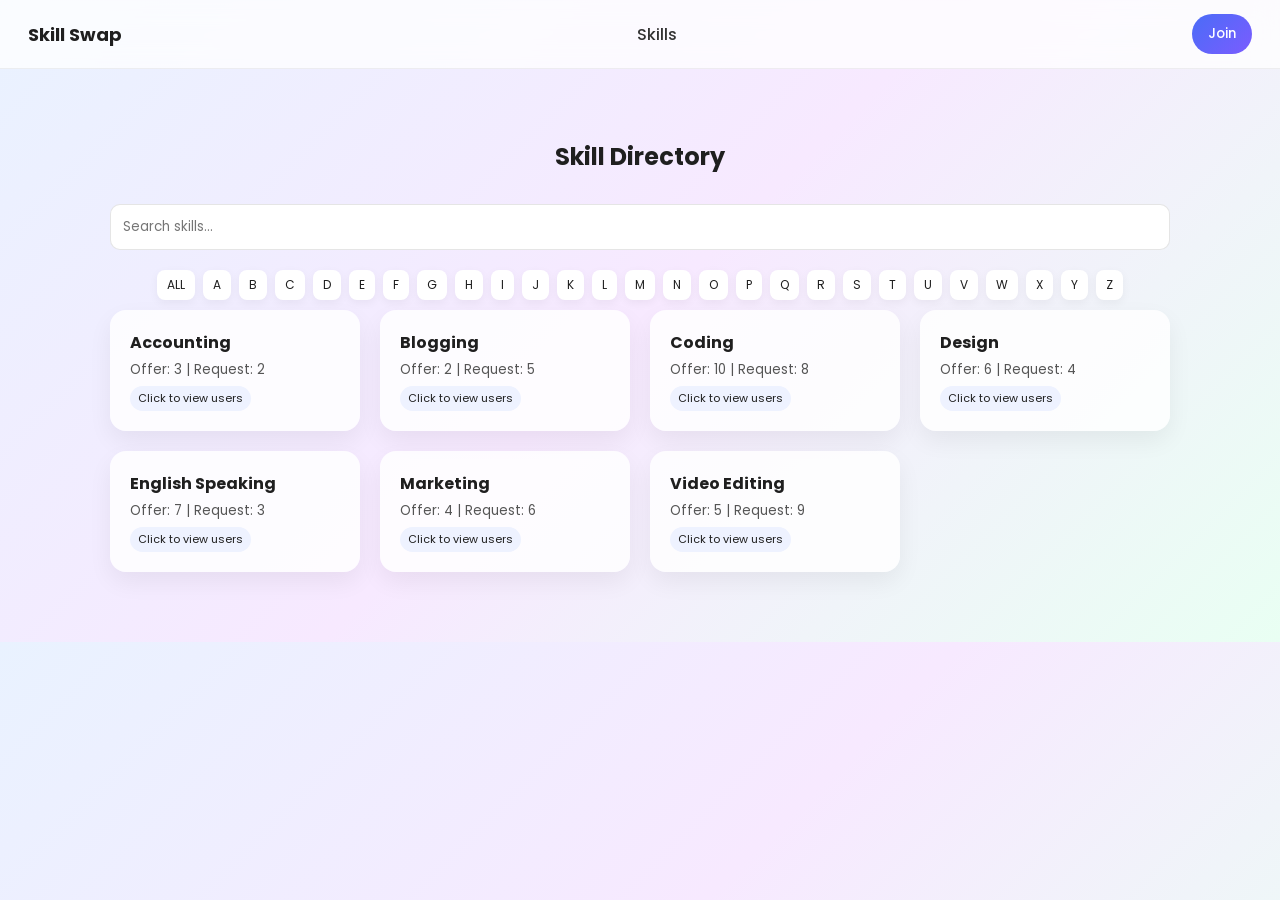
<file: skill directory.html>
<!DOCTYPE html>
<html lang="en">
<head>
  <meta charset="UTF-8">
  <meta name="viewport" content="width=device-width, initial-scale=1.0">
  <title>Skill Swap</title>

  <link href="https://fonts.googleapis.com/css2?family=Poppins:wght@300;400;500;600;700&display=swap" rel="stylesheet">

  <style>
    *{margin:0;padding:0;box-sizing:border-box;font-family:'Poppins',sans-serif;}

    body{
      background:linear-gradient(135deg,#e9f2ff 0%, #f7e9ff 50%, #e9fff3 100%);
      color:#1f1f1f;
      overflow-x:hidden;
    }

    header{
      position:sticky;
      top:0;
      z-index:1000;
      display:flex;
      justify-content:space-between;
      align-items:center;
      padding:14px 28px;
      background:rgba(255,255,255,0.75);
      backdrop-filter:blur(12px);
      border-bottom:1px solid rgba(0,0,0,0.06);
    }

    .logo{display:flex;align-items:center;gap:10px;font-weight:700;font-size:18px;}

    nav a{
      margin:0 10px;
      text-decoration:none;
      color:#333;
      font-weight:500;
      cursor:pointer;
    }

    .btn{
      padding:10px 16px;
      border:none;
      border-radius:999px;
      cursor:pointer;
      background:linear-gradient(135deg,#4a6cf7,#7b5cff);
      color:white;
      font-weight:500;
    }

    section{padding:70px 20px;max-width:1100px;margin:auto;}
    h2{text-align:center;margin-bottom:30px;}

    .grid{display:grid;grid-template-columns:repeat(auto-fit,minmax(240px,1fr));gap:20px;}

    .card{
      background:rgba(255,255,255,0.85);
      padding:20px;
      border-radius:16px;
      box-shadow:0 10px 25px rgba(0,0,0,0.06);
      cursor:pointer;
    }

    input{
      padding:12px;
      width:100%;
      border-radius:10px;
      border:1px solid rgba(0,0,0,0.1);
      margin-bottom:10px;
    }

    .alpha{
      display:flex;
      flex-wrap:wrap;
      gap:8px;
      justify-content:center;
      margin:10px 0;
    }

    .alpha span{
      padding:6px 10px;
      background:#fff;
      border-radius:8px;
      cursor:pointer;
      font-size:12px;
      box-shadow:0 3px 10px rgba(0,0,0,0.05);
    }

    .skill-card small{display:block;margin-top:5px;color:#555;}

    /* modal */
    .modal{
      display:none;
      position:fixed;
      top:0;left:0;
      width:100%;height:100%;
      background:rgba(0,0,0,0.5);
      justify-content:center;
      align-items:center;
    }

    .modal-content{
      background:#fff;
      padding:20px;
      border-radius:12px;
      width:320px;
    }

    .tag{
      display:inline-block;
      padding:4px 8px;
      background:#eef2ff;
      border-radius:20px;
      font-size:11px;
      margin-top:6px;
    }
  </style>
</head>

<body>

<header>
  <div class="logo">Skill Swap</div>
  <nav>
    <a onclick="scrollTo('skills')">Skills</a>
  </nav>
  <button class="btn">Join</button>
</header>

<section>
  <h2>Skill Directory</h2>

  <input id="search" placeholder="Search skills..." onkeyup="render()">

  <div class="alpha" id="alpha">
    <span onclick="filterAlpha('ALL')">ALL</span>
  </div>

  <div id="list" class="grid"></div>
</section>

<!-- MODAL -->
<div class="modal" id="modal" onclick="closeModal()">
  <div class="modal-content" onclick="event.stopPropagation()">
    <h3 id="mSkill"></h3>
    <div id="mUsers"></div>
    <button class="btn" onclick="closeModal()">Close</button>
  </div>
</div>

<script>
const skillsData=[
  {name:"Accounting",offer:3,req:2,users:["Ali","Sara"]},
  {name:"Blogging",offer:2,req:5,users:["Hassan"]},
  {name:"Coding",offer:10,req:8,users:["Ali","Usman"]},
  {name:"Design",offer:6,req:4,users:["Ayesha"]},
  {name:"English Speaking",offer:7,req:3,users:["Fatima"]},
  {name:"Marketing",offer:4,req:6,users:["Zainab"]},
  {name:"Video Editing",offer:5,req:9,users:["Bilal"]}
];

let current="ALL";

function renderAlpha(){
  const alpha=document.getElementById("alpha");
  const letters="ABCDEFGHIJKLMNOPQRSTUVWXYZ".split("");
  letters.forEach(l=>{
    const s=document.createElement("span");
    s.innerText=l;
    s.onclick=()=>filterAlpha(l);
    alpha.appendChild(s);
  });
}

function filterAlpha(l){
  current=l;
  render();
}

function render(){
  const q=document.getElementById("search").value.toLowerCase();
  const box=document.getElementById("list");
  box.innerHTML="";

  let filtered=skillsData.filter(s=>s.name.toLowerCase().includes(q));

  if(current!=="ALL"){
    filtered=filtered.filter(s=>s.name.startsWith(current));
  }

  filtered.sort((a,b)=>a.name.localeCompare(b.name));

  filtered.forEach(s=>{
    const div=document.createElement("div");
    div.className="card skill-card";
    div.innerHTML=`
      <b>${s.name}</b>
      <small>Offer: ${s.offer} | Request: ${s.req}</small>
      <span class="tag">Click to view users</span>
    `;

    div.onclick=()=>openSkill(s);

    box.appendChild(div);
  });
}

function openSkill(skill){
  document.getElementById("modal").style.display="flex";
  document.getElementById("mSkill").innerText=skill.name;

  const u=document.getElementById("mUsers");
  u.innerHTML="";

  skill.users.forEach(x=>{
    const d=document.createElement("div");
    d.innerHTML=`👤 ${x} <button class='btn' style='margin-left:10px'>Connect</button>`;
    u.appendChild(d);
  });
}

function closeModal(){
  document.getElementById("modal").style.display="none";
}

function scrollTo(id){document.getElementById(id).scrollIntoView({behavior:'smooth'});}

renderAlpha();
render();
</script>

</body>
</html>
</file>
